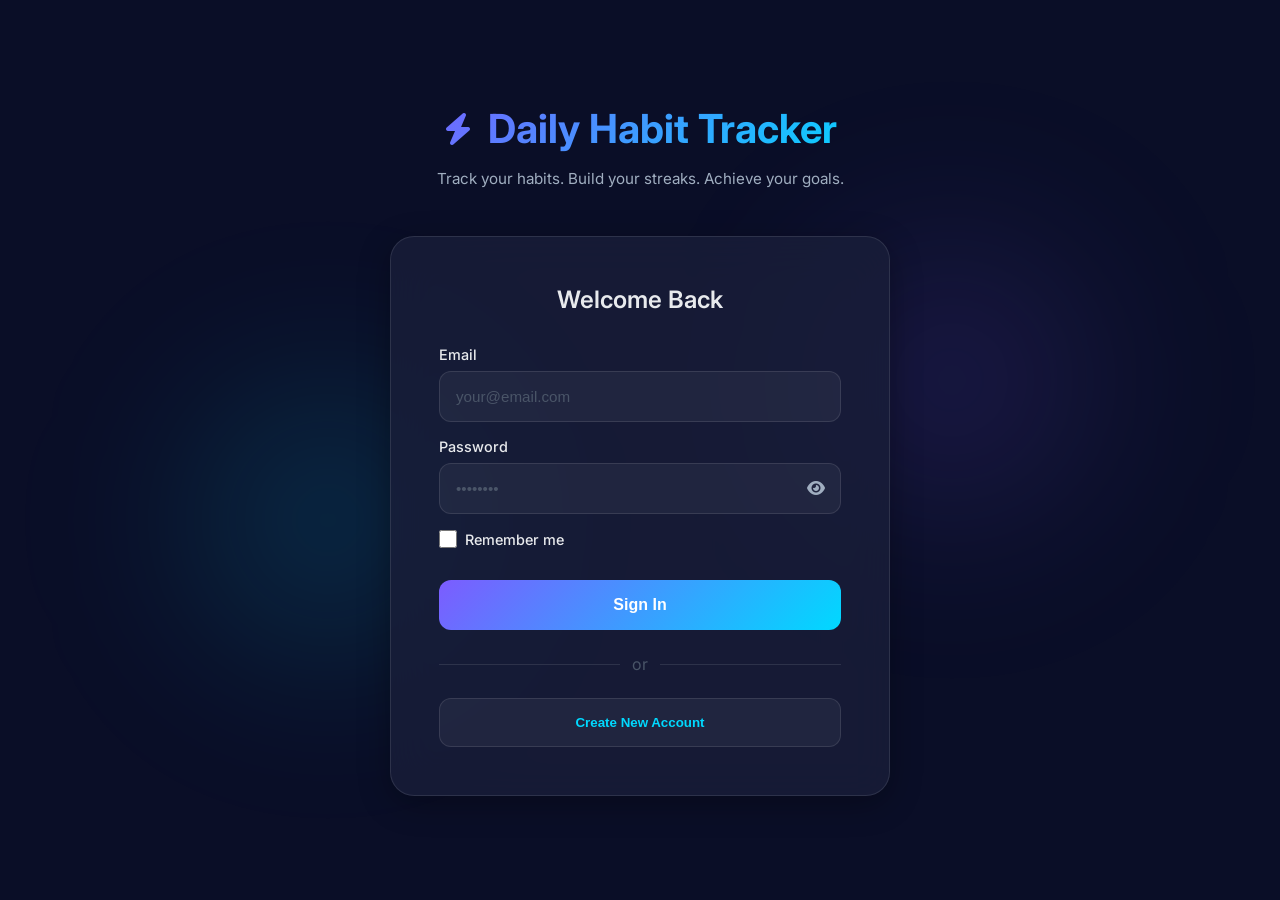
<file: index.html>
<!DOCTYPE html>
<html lang="en">
<head>
    <meta charset="UTF-8">
    <meta name="viewport" content="width=device-width, initial-scale=1.0">
    <meta name="description" content="Daily Habit Tracker Pro - Track your habits, build streaks, and achieve your goals with beautiful gamification">
    <meta name="theme-color" content="#0a0e27">
    <title>Daily Habit Tracker Pro</title>
    <link rel="preconnect" href="https://fonts.googleapis.com">
    <link rel="preconnect" href="https://fonts.gstatic.com" crossorigin>
    <link href="https://fonts.googleapis.com/css2?family=Space+Mono:wght@400;700&family=Inter:wght@300;400;500;600;700&display=swap" rel="stylesheet">
    <link rel="stylesheet" href="https://cdnjs.cloudflare.com/ajax/libs/font-awesome/6.4.0/css/all.min.css">
    <link rel="stylesheet" href="style.css">
</head>
<body>
    <div id="app" class="min-h-screen bg-background text-foreground">
        <!-- Login Section -->
        <div id="loginSection" class="login-section">
            <div class="login-container">
                <div class="login-header">
                    <h1 class="login-title"><i class="fas fa-bolt"></i> Daily Habit Tracker</h1>
                    <p class="login-subtitle">Track your habits. Build your streaks. Achieve your goals.</p>
                </div>

                <div class="login-form-wrapper">
                    <div id="loginForm" class="login-form">
                        <h2 class="form-title">Welcome Back</h2>
                        <form id="loginFormElement" class="form-group-vertical">
                            <div class="form-group">
                                <label for="loginEmail">Email</label>
                                <input type="email" id="loginEmail" placeholder="your@email.com" required>
                            </div>
                            <div class="form-group">
                                <label for="loginPassword">Password</label>
                                <div class="password-input-wrapper">
                                    <input type="password" id="loginPassword" placeholder="••••••••" required>
                                    <button type="button" class="toggle-password" onclick="togglePasswordVisibility('loginPassword')">
                                        <i class="fas fa-eye"></i>
                                    </button>
                                </div>
                            </div>
                            <div class="form-group">
                                <label class="checkbox-label">
                                    <input type="checkbox" id="rememberMe">
                                    <span>Remember me</span>
                                </label>
                            </div>
                            <button type="submit" class="btn-login">Sign In</button>
                        </form>
                        <div class="form-divider">or</div>
                        <button id="signupToggleBtn" class="btn-signup-toggle">Create New Account</button>
                    </div>

                    <div id="signupForm" class="login-form hidden">
                        <h2 class="form-title">Create Account</h2>
                        <form id="signupFormElement" class="form-group-vertical">
                            <div class="form-group">
                                <label for="signupName">Full Name</label>
                                <input type="text" id="signupName" placeholder="John Doe" required>
                            </div>
                            <div class="form-group">
                                <label for="signupEmail">Email</label>
                                <input type="email" id="signupEmail" placeholder="your@email.com" required>
                            </div>
                            <div class="form-group">
                                <label for="signupPassword">Password</label>
                                <div class="password-input-wrapper">
                                    <input type="password" id="signupPassword" placeholder="••••••••" required>
                                    <button type="button" class="toggle-password" onclick="togglePasswordVisibility('signupPassword')">
                                        <i class="fas fa-eye"></i>
                                    </button>
                                </div>
                            </div>
                            <div class="form-group">
                                <label for="signupConfirmPassword">Confirm Password</label>
                                <div class="password-input-wrapper">
                                    <input type="password" id="signupConfirmPassword" placeholder="••••••••" required>
                                    <button type="button" class="toggle-password" onclick="togglePasswordVisibility('signupConfirmPassword')">
                                        <i class="fas fa-eye"></i>
                                    </button>
                                </div>
                            </div>
                            <button type="submit" class="btn-login">Create Account</button>
                        </form>
                        <div class="form-divider">or</div>
                        <button id="loginToggleBtn" class="btn-signup-toggle">Sign In Instead</button>
                    </div>
                </div>
            </div>
        </div>

        <!-- Main App Container -->
        <div class="app-container hidden" id="appContainer">
            <!-- Sidebar Navigation -->
            <header class="mobile-navbar">
    <button class="menu-toggle" onclick="toggleSidebar()">
        <i class="fas fa-bars"></i>
    </button>
    <h1 id="mobilePageTitle" class="mobile-page-title">Dashboard</h1>
</header>

<div class="overlay" onclick="toggleSidebar()"></div>

            <nav class="sidebar">
                <div class="sidebar-header">
                    <h2 class="sidebar-title"><i class="fas fa-bolt"></i> Habit Tracker</h2>
                    <p class="sidebar-subtitle">Pro Edition</p>
                </div>

                <ul class="nav-list">
                    <li>
                        <button class="nav-item active" data-tab="dashboard">
                            <i class="fas fa-th-large"></i>
                            <span>Dashboard</span>
                        </button>
                    </li>
                    <li>
                        <button class="nav-item" data-tab="stats">
                            <i class="fas fa-chart-bar"></i>
                            <span>Statistics</span>
                        </button>
                    </li>
                    <li>
                        <button class="nav-item" data-tab="settings">
                            <i class="fas fa-cog"></i>
                            <span>Settings</span>
                        </button>
                    </li>
                    <li>
                        <button class="nav-item" data-tab="profile">
                            <i class="fas fa-user"></i>
                            <span>Profile</span>
                        </button>
                    </li>
                </ul>

                <!-- Account Section -->
                <div class="account-section">
                    <div class="user-card">
                        <div class="user-avatar" id="userAvatar">U</div>
                        <div class="user-info">
                            <p class="user-name" id="userName">User</p>
                            <p class="user-email" id="userEmail">user@email.com</p>
                        </div>
                    </div>
                    <div class="online-indicator">
                        <span class="online-dot"></span>
                        <span>Online</span>
                    </div>
                    <button id="logoutBtn" class="btn-logout">
                        <i class="fas fa-sign-out-alt"></i> Logout
                    </button>
                </div>
            </nav>

            <!-- Main Content Area -->
            <div class="content-area">
                <!-- Dashboard Tab -->
                <div id="dashboardTab" class="tab-content active">
                    <div class="greeting-section">
                        <h1 id="greetingTitle" class="greeting-title">Good Evening, johnmaraledon823</h1>
                        <p id="dateDisplay" class="greeting-date">Monday, May 25, 2026</p>
                    </div>

                    <div class="tab-header">
                        <div>
                            <h2 class="section-title">Dashboard</h2>
                            <p class="section-subtitle">Track your daily progress</p>
                        </div>
                        <button id="addHabitBtn" class="add-habit-btn-top-right">
                            <i class="fas fa-plus"></i> Add Habit
                        </button>
                    </div>

                    <!-- Quick Stats -->
                    <div class="quick-stats">
                        <div class="stat-card">
                            <p class="stat-label">Today's Progress</p>
                            <p class="stat-value"><span id="completedToday">0</span>/<span id="totalHabits">0</span></p>
                            <div class="progress-bar">
                                <div class="progress-fill" id="progressFill"></div>
                            </div>
                        </div>
                        <div class="stat-card">
                            <p class="stat-label">Total Habits</p>
                            <p class="stat-value" id="totalHabitsCard">0</p>
                            <p class="stat-subtitle">Active habits</p>
                        </div>
                        <div class="stat-card">
                            <p class="stat-label">Longest Streak</p>
                            <div class="streak-display">
                                <i class="fas fa-fire"></i>
                                <p class="stat-value" id="longestStreakCard">0</p>
                            </div>
                        </div>
                    </div>

                    <!-- Empty State -->
                    <div id="emptyState" class="glass-card empty-state">
                        <div class="empty-icon"><i class="fas fa-bolt"></i></div>
                        <h3 class="empty-title">No habits yet</h3>
                        <p class="empty-subtitle">Create your first habit to get started on your journey to success!</p>
                        <button id="createFirstHabitBtn" class="cta-button">
                            <i class="fas fa-plus"></i> Create First Habit
                        </button>
                    </div>

                    <!-- Habits Grid -->
                    <div id="habitsGrid" class="habits-grid hidden"></div>
                </div>

                <!-- Stats Tab -->
                <div id="statsTab" class="tab-content">
                    <div class="tab-header">
                        <div>
                            <h2 class="section-title">Statistics</h2>
                            <p class="section-subtitle">Your progress and achievements</p>
                        </div>
                    </div>

                    <!-- Stats Grid -->
                    <div id="statsGrid" class="stats-grid"></div>

                    <!-- Weekly Chart -->
                    <div id="weeklyChart" class="glass-card weekly-chart"></div>

                    <!-- Badges Section -->
                    <div id="badgesSection" class="glass-card badges-section">
                        <h3 class="card-title"><i class="fas fa-trophy"></i> Badges & Achievements</h3>
                        <div id="badgesList" class="badges-list"></div>
                    </div>
                </div>

                <!-- Settings Tab -->
                <div id="settingsTab" class="tab-content">
                    <div class="tab-header">
                        <div>
                            <h2 class="section-title">Settings</h2>
                            <p class="section-subtitle">Customize your experience</p>
                        </div>
                    </div>

                    <div class="settings-container">
                        <!-- Notifications Card -->
                        <div class="settings-card">
                            <div class="settings-card-header">
                                <div class="settings-card-icon notifications-icon">
                                    <i class="fas fa-bell"></i>
                                </div>
                                <div class="settings-card-content">
                                    <h3 class="settings-card-title">Notifications</h3>
                                    <p class="settings-card-description">Get reminders for your daily habits</p>
                                </div>
                            </div>
                            <button id="notificationBtn" class="settings-card-button">Enable</button>
                        </div>

                        <!-- Appearance Card -->
                        <div class="settings-card">
                            <div class="settings-card-header">
                                <div class="settings-card-icon appearance-icon">
                                    <i class="fas fa-palette"></i>
                                </div>
                                <div class="settings-card-content">
                                    <h3 class="settings-card-title">Appearance</h3>
                                    <p class="settings-card-description">Dark theme (optimized)</p>
                                </div>
                            </div>
                            <div class="theme-indicator active">Active</div>
                        </div>

                        <!-- Data Export Card -->
                        <div class="settings-card">
                            <div class="settings-card-header">
                                <div class="settings-card-icon export-icon">
                                    <i class="fas fa-download"></i>
                                </div>
                                <div class="settings-card-content">
                                    <h3 class="settings-card-title">Export Data</h3>
                                    <p class="settings-card-description">Download your habits as JSON</p>
                                </div>
                            </div>
                            <button id="exportBtn" class="settings-card-button">Export</button>
                        </div>

                        <!-- Clear Data Card -->
                        <div class="settings-card danger-card">
                            <div class="settings-card-header">
                                <div class="settings-card-icon clear-icon">
                                    <i class="fas fa-trash"></i>
                                </div>
                                <div class="settings-card-content">
                                    <h3 class="settings-card-title">Clear All Habits</h3>
                                    <p class="settings-card-description">Remove all habits (cannot be undone)</p>
                                </div>
                            </div>
                            <button id="clearBtn" class="settings-card-button danger-button">Clear</button>
                        </div>

                        <!-- Reset App Card -->
                        <div class="settings-card danger-card">
                            <div class="settings-card-header">
                                <div class="settings-card-icon reset-icon">
                                    <i class="fas fa-redo"></i>
                                </div>
                                <div class="settings-card-content">
                                    <h3 class="settings-card-title">Reset App</h3>
                                    <p class="settings-card-description">Logout and reset everything</p>
                                </div>
                            </div>
                            <button id="resetBtn" class="settings-card-button danger-button">Reset</button>
                        </div>

                        <!-- About Section -->
                        <div class="settings-about">
                            <div class="about-header">
                                <i class="fas fa-info-circle"></i>
                                <h3>About</h3>
                            </div>
                            <div class="about-content">
                                <p class="about-title">Daily Habit Tracker Pro</p>
                                <p class="about-version">Version 2.0</p>
                                <p class="about-description">Built with passion for habit builders. Track your daily progress, build streaks, and achieve your goals. <br>Front End Developer: <a href="https://www.facebook.com/john.mar.aledon.2024/">John Mar Aledon</a><br>Back End Developer:<a href="https://www.facebook.com/kentivan.lubas"> Kent Ivan Lubas</a></p>
                            </div>
                        </div>
                    </div>
                </div>

                <!-- Profile Tab -->
                <div id="profileTab" class="tab-content">
                    <div class="tab-header">
                        <div>
                            <h2 class="section-title">Profile</h2>
                            <p class="section-subtitle">Your statistics and achievements</p>
                        </div>
                    </div>

                    <div id="profileContent" class="glass-card profile-card"></div>
                </div>
            </div>
        </div>
    </div>

    <!-- Add/Edit Habit Modal -->
    <div id="habitModal" class="modal hidden">
        <div class="modal-overlay"></div>
        <div class="modal-content">
            <div class="modal-header">
                <h2 id="modalTitle">Add New Habit</h2>
                <button id="closeModalBtn" class="close-btn"><i class="fas fa-times"></i></button>
            </div>
            <form id="habitForm" class="modal-form">
                <div class="form-group">
                    <label for="habitName">Habit Name</label>
                    <input type="text" id="habitName" placeholder="e.g., Morning Meditation" required>
                </div>

                <div class="form-group">
                    <label for="habitDescription">Description</label>
                    <input type="text" id="habitDescription" placeholder="e.g., 10 minutes of mindfulness">
                </div>

                <div class="form-group">
                    <label for="habitColor">Color</label>
                    <div class="color-picker">
                        <input type="color" id="habitColor" value="#7c5cff">
                        <span id="colorPreview" class="color-preview"></span>
                    </div>
                </div>

                <div class="form-group">
                    <label for="habitFrequency">Frequency</label>
                    <select id="habitFrequency">
                        <option value="daily">Daily</option>
                        <option value="weekly">Weekly</option>
                    </select>
                </div>

                <!-- Reminder Section -->
                <div class="form-group reminder-section">
                    <label class="checkbox-label">
                        <input type="checkbox" id="reminderToggle">
                        <span><i class="fas fa-clock"></i> Enable Reminder</span>
                    </label>
                </div>

                <div id="reminderTimeGroup" class="form-group hidden">
                    <label for="reminderTime">Reminder Time</label>
                    <input type="time" id="reminderTime" value="08:00">
                </div>

                <div class="form-actions">
                    <button type="button" id="cancelBtn" class="btn-secondary">Cancel</button>
                    <button type="submit" class="btn-primary">Create Habit</button>
                </div>
            </form>
        </div>
    </div>

    <!-- Logout Confirmation Modal -->
    <div id="logoutModal" class="modal hidden">
        <div class="modal-overlay"></div>
        <div class="modal-content modal-small">
            <h3>Confirm Logout</h3>
            <p>Are you sure you want to logout? Your habits will be saved.</p>
            <div class="modal-actions">
                <button id="cancelLogoutBtn" class="btn-secondary">Cancel</button>
                <button id="confirmLogoutBtn" class="btn-danger">Logout</button>
            </div>
        </div>
    </div>

    <!-- Toast Notifications -->
    <div id="toastContainer" class="toast-container"></div>

    <script src="script.js"></script>
</body>
</html>
</file>
<file: style.css>
/* ============================================
   DAILY HABIT TRACKER PRO - STYLESHEET
   Dark Futuristic Glassmorphism Theme
   ============================================ */

* {
    margin: 0;
    padding: 0;
    box-sizing: border-box;
}

:root {
    /* Colors */
    --bg-primary: #0a0e27;
    --bg-secondary: #1a1f3a;
    --bg-tertiary: #2d1b4e;
    --text-primary: #e8eaed;
    --text-secondary: #a0aec0;
    --text-muted: #4a5568;
    --accent-purple: #7c5cff;
    --accent-cyan: #00d9ff;
    --accent-red: #ff6b6b;
    --accent-gold: #ffd700;
    --border-color: rgba(255, 255, 255, 0.1);
    --glass-bg: rgba(26, 31, 58, 0.6);
    --glass-border: rgba(255, 255, 255, 0.1);
    
    /* Spacing */
    --spacing-xs: 0.25rem;
    --spacing-sm: 0.5rem;
    --spacing-md: 1rem;
    --spacing-lg: 1.5rem;
    --spacing-xl: 2rem;
    --spacing-2xl: 3rem;
    
    /* Border Radius */
    --radius-sm: 0.5rem;
    --radius-md: 0.75rem;
    --radius-lg: 1rem;
    --radius-xl: 1.5rem;
    
    /* Transitions */
    --transition-fast: 0.15s ease-out;
    --transition-normal: 0.3s ease-out;
    --transition-slow: 0.5s ease-out;
}

html, body {
    width: 100%;
    height: 100%;
    font-family: 'Inter', -apple-system, BlinkMacSystemFont, 'Segoe UI', sans-serif;
    background: linear-gradient(135deg, #0a0e27 0%, #1a0f3a 50%, #0a0e27 100%);
    color: var(--text-primary);
    overflow-x: hidden;
}

/* ============================================
   ANIMATIONS
   ============================================ */

@keyframes fadeIn {
    from { opacity: 0; }
    to { opacity: 1; }
}

@keyframes slideUp {
    from {
        opacity: 0;
        transform: translateY(20px);
    }
    to {
        opacity: 1;
        transform: translateY(0);
    }
}

@keyframes slideDown {
    from {
        opacity: 0;
        transform: translateY(-20px);
    }
    to {
        opacity: 1;
        transform: translateY(0);
    }
}

@keyframes scaleIn {
    from {
        opacity: 0;
        transform: scale(0.95);
    }
    to {
        opacity: 1;
        transform: scale(1);
    }
}

@keyframes glowPulse {
    0%, 100% {
        box-shadow: 0 0 20px rgba(124, 92, 255, 0.5);
    }
    50% {
        box-shadow: 0 0 40px rgba(124, 92, 255, 0.8);
    }
}

@keyframes shimmer {
    0% { background-position: -1000px 0; }
    100% { background-position: 1000px 0; }
}

@keyframes spin {
    from { transform: rotate(0deg); }
    to { transform: rotate(360deg); }
}

@keyframes bounce {
    0%, 100% { transform: translateY(0); }
    50% { transform: translateY(-10px); }
}

@keyframes slideInLeft {
    from {
        opacity: 0;
        transform: translateX(-100%);
    }
    to {
        opacity: 1;
        transform: translateX(0);
    }
}

/* ============================================
   UTILITIES
   ============================================ */

.hidden {
    display: none !important;
}

.min-h-screen {
    min-height: 100vh;
}

.bg-background {
    background: var(--bg-primary);
}

.text-foreground {
    color: var(--text-primary);
}

/* ============================================
   LOGIN SECTION
   ============================================ */

.login-section {
    min-height: 100vh;
    display: flex;
    align-items: center;
    justify-content: center;
    padding: var(--spacing-md);
    position: relative;
    overflow: hidden;
    animation: fadeIn 0.5s ease-out;
}

.login-section::before {
    content: '';
    position: absolute;
    top: 20%;
    right: 10%;
    width: 400px;
    height: 400px;
    background: radial-gradient(circle, rgba(124, 92, 255, 0.2) 0%, transparent 70%);
    border-radius: 50%;
    filter: blur(80px);
    animation: float 6s ease-in-out infinite;
}

.login-section::after {
    content: '';
    position: absolute;
    bottom: 20%;
    left: 10%;
    width: 400px;
    height: 400px;
    background: radial-gradient(circle, rgba(0, 217, 255, 0.2) 0%, transparent 70%);
    border-radius: 50%;
    filter: blur(80px);
    animation: float 8s ease-in-out infinite reverse;
}

@keyframes float {
    0%, 100% { transform: translateY(0px); }
    50% { transform: translateY(30px); }
}

.login-container {
    position: relative;
    z-index: 1;
    width: 100%;
    max-width: 500px;
    animation: slideUp 0.5s ease-out;
}

.login-header {
    text-align: center;
    margin-bottom: var(--spacing-2xl);
}

.login-title {
    font-size: 2.5rem;
    font-weight: 700;
    background: linear-gradient(135deg, var(--accent-purple), var(--accent-cyan));
    -webkit-background-clip: text;
    -webkit-text-fill-color: transparent;
    background-clip: text;
    margin-bottom: var(--spacing-md);
    display: flex;
    align-items: center;
    justify-content: center;
    gap: var(--spacing-md);
}

.login-title i {
    font-size: 2rem;
    color: var(--accent-cyan);
}

.login-subtitle {
    color: var(--text-secondary);
    font-size: 0.95rem;
}

.login-form-wrapper {
    backdrop-filter: blur(20px);
    background: rgba(26, 31, 58, 0.8);
    border: 1px solid var(--glass-border);
    border-radius: var(--radius-xl);
    padding: var(--spacing-2xl);
    box-shadow: 0 8px 32px rgba(0, 0, 0, 0.3);
}

.login-form {
    animation: slideUp 0.5s ease-out;
}

.form-title {
    font-size: 1.5rem;
    font-weight: 600;
    margin-bottom: var(--spacing-xl);
    text-align: center;
}

.form-group-vertical {
    display: flex;
    flex-direction: column;
    gap: var(--spacing-md);
}

.form-group {
    display: flex;
    flex-direction: column;
    gap: var(--spacing-sm);
}

.form-group label {
    font-size: 0.9rem;
    font-weight: 500;
    color: var(--text-primary);
}

.form-group input,
.form-group select {
    padding: var(--spacing-md);
    background: rgba(255, 255, 255, 0.05);
    border: 1px solid var(--glass-border);
    border-radius: var(--radius-md);
    color: var(--text-primary);
    font-size: 0.95rem;
    transition: all var(--transition-normal);
}

.form-group input::placeholder {
    color: var(--text-muted);
}

.form-group input:focus,
.form-group select:focus {
    outline: none;
    border-color: var(--accent-purple);
    box-shadow: 0 0 20px rgba(124, 92, 255, 0.3);
    background: rgba(255, 255, 255, 0.08);
}

.password-input-wrapper {
    position: relative;
    display: flex;
    align-items: center;
}

.password-input-wrapper input {
    width: 100%;
}

.toggle-password {
    position: absolute;
    right: var(--spacing-md);
    background: none;
    border: none;
    color: var(--text-secondary);
    cursor: pointer;
    transition: color var(--transition-fast);
    font-size: 1rem;
}

.toggle-password:hover {
    color: var(--accent-cyan);
}

.checkbox-label {
    display: flex;
    align-items: center;
    gap: var(--spacing-sm);
    cursor: pointer;
    color: var(--text-secondary);
    font-size: 0.9rem;
}

.checkbox-label input {
    width: 18px;
    height: 18px;
    cursor: pointer;
}

.btn-login {
    width: 100%;
    padding: var(--spacing-md);
    background: linear-gradient(135deg, var(--accent-purple), var(--accent-cyan));
    color: white;
    border: none;
    border-radius: var(--radius-md);
    font-weight: 600;
    font-size: 1rem;
    cursor: pointer;
    transition: all var(--transition-normal);
    margin-top: var(--spacing-md);
}

.btn-login:hover {
    box-shadow: 0 0 30px rgba(124, 92, 255, 0.5);
    transform: translateY(-2px);
}

.btn-login:active {
    transform: translateY(0);
}

.form-divider {
    text-align: center;
    color: var(--text-muted);
    margin: var(--spacing-lg) 0;
    position: relative;
}

.form-divider::before,
.form-divider::after {
    content: '';
    position: absolute;
    top: 50%;
    width: calc(50% - 20px);
    height: 1px;
    background: var(--border-color);
}

.form-divider::before {
    left: 0;
}

.form-divider::after {
    right: 0;
}

.btn-signup-toggle {
    width: 100%;
    padding: var(--spacing-md);
    background: rgba(255, 255, 255, 0.05);
    border: 1px solid var(--glass-border);
    color: var(--accent-cyan);
    border-radius: var(--radius-md);
    font-weight: 600;
    cursor: pointer;
    transition: all var(--transition-normal);
}

.btn-signup-toggle:hover {
    background: rgba(255, 255, 255, 0.1);
    border-color: var(--accent-purple);
}

/* ============================================
   APP CONTAINER
   ============================================ */

.app-container {
    display: flex;
    height: 100vh;
    animation: fadeIn 0.5s ease-out;
}

.app-container.hidden {
    display: none;
}

.menu-toggle {
    display: none;
    position: fixed;
    top: var(--spacing-md);
    left: var(--spacing-md);
    z-index: 1000;
    background: rgba(124, 92, 255, 0.2);
    border: 1px solid rgba(124, 92, 255, 0.4);
    color: var(--accent-cyan);
    width: 45px;
    height: 45px;
    border-radius: var(--radius-md);
    cursor: pointer;
    font-size: 1.2rem;
    transition: all var(--transition-normal);
}

.menu-toggle:hover {
    background: rgba(124, 92, 255, 0.3);
    border-color: rgba(124, 92, 255, 0.6);
}

.overlay {
    display: none;
    position: fixed;
    inset: 0;
    background: rgba(0, 0, 0, 0.5);
    z-index: 40;
}

/* ============================================
   SIDEBAR
   ============================================ */

.sidebar {
    width: 280px;
    background: linear-gradient(180deg, var(--bg-secondary) 0%, #0f1425 100%);
    border-right: 1px solid var(--border-color);
    display: flex;
    flex-direction: column;
    padding: var(--spacing-lg);
    gap: var(--spacing-lg);
    overflow-y: auto;
}

.sidebar-header {
    margin-bottom: var(--spacing-md);
}

.sidebar-title {
    font-size: 1.3rem;
    font-weight: 700;
    background: linear-gradient(135deg, var(--accent-purple), var(--accent-cyan));
    -webkit-background-clip: text;
    -webkit-text-fill-color: transparent;
    background-clip: text;
    display: flex;
    align-items: center;
    gap: var(--spacing-sm);
}

.sidebar-title i {
    font-size: 1.2rem;
    color: var(--accent-cyan);
}

.sidebar-subtitle {
    font-size: 0.75rem;
    color: var(--text-muted);
    margin-top: var(--spacing-xs);
}

.nav-list {
    list-style: none;
    flex: 1;
    display: flex;
    flex-direction: column;
    gap: var(--spacing-sm);
}

.nav-item {
    display: flex;
    align-items: center;
    gap: var(--spacing-md);
    width: 100%;
    padding: var(--spacing-md);
    background: transparent;
    border: none;
    color: var(--text-secondary);
    border-radius: var(--radius-md);
    cursor: pointer;
    transition: all var(--transition-normal);
    font-size: 0.95rem;
    font-weight: 500;
}

.nav-item:hover {
    background: rgba(124, 92, 255, 0.1);
    color: var(--accent-cyan);
}

.nav-item.active {
    background: linear-gradient(135deg, var(--accent-purple), var(--accent-cyan));
    color: white;
    box-shadow: 0 0 20px rgba(124, 92, 255, 0.4);
}

.nav-item i {
    font-size: 1.1rem;
    width: 20px;
    text-align: center;
}

/* Account Section */
.account-section {
    padding-top: var(--spacing-lg);
    border-top: 1px solid var(--border-color);
    display: flex;
    flex-direction: column;
    gap: var(--spacing-md);
}

.user-card {
    backdrop-filter: blur(10px);
    background: rgba(124, 92, 255, 0.1);
    border: 1px solid rgba(124, 92, 255, 0.3);
    border-radius: var(--radius-md);
    padding: var(--spacing-md);
    display: flex;
    align-items: center;
    gap: var(--spacing-md);
}

.user-avatar {
    width: 40px;
    height: 40px;
    border-radius: 50%;
    background: linear-gradient(135deg, var(--accent-purple), var(--accent-cyan));
    display: flex;
    align-items: center;
    justify-content: center;
    color: white;
    font-weight: 700;
    font-size: 1rem;
    flex-shrink: 0;
}

.user-info {
    flex: 1;
    min-width: 0;
}

.user-name {
    font-size: 0.9rem;
    font-weight: 600;
    color: var(--text-primary);
    white-space: nowrap;
    overflow: hidden;
    text-overflow: ellipsis;
}

.user-email {
    font-size: 0.75rem;
    color: var(--text-muted);
    white-space: nowrap;
    overflow: hidden;
    text-overflow: ellipsis;
}

.online-indicator {
    display: flex;
    align-items: center;
    gap: var(--spacing-sm);
    font-size: 0.8rem;
    color: var(--text-secondary);
}

.online-dot {
    width: 8px;
    height: 8px;
    border-radius: 50%;
    background: var(--accent-cyan);
    animation: pulse 2s ease-in-out infinite;
}

@keyframes pulse {
    0%, 100% { opacity: 1; }
    50% { opacity: 0.5; }
}

.btn-logout {
    display: flex;
    align-items: center;
    justify-content: center;
    gap: var(--spacing-sm);
    width: 100%;
    padding: var(--spacing-md);
    background: rgba(255, 107, 107, 0.1);
    border: 1px solid rgba(255, 107, 107, 0.3);
    color: var(--accent-red);
    border-radius: var(--radius-md);
    cursor: pointer;
    transition: all var(--transition-normal);
    font-weight: 600;
    font-size: 0.9rem;
}

.btn-logout:hover {
    background: rgba(255, 107, 107, 0.2);
    border-color: var(--accent-red);
}

/* ============================================
   CONTENT AREA
   ============================================ */

.content-area {
    flex: 1;
    display: flex;
    flex-direction: column;
    overflow: hidden;
    background: var(--bg-primary);
}

.tab-content {
    display: none;
    flex: 1;
    overflow-y: auto;
    padding: var(--spacing-xl);
    animation: slideUp 0.4s ease-out;
}

.tab-content.active {
    display: flex;
    flex-direction: column;
}

.greeting-section {
    margin-bottom: var(--spacing-xl);
    padding: var(--spacing-lg);
    background: linear-gradient(135deg, rgba(124, 92, 255, 0.1), rgba(0, 217, 255, 0.05));
    border: 1px solid rgba(124, 92, 255, 0.2);
    border-radius: var(--radius-lg);
}

.greeting-title {
    font-size: 1.8rem;
    font-weight: 700;
    color: var(--text-primary);
    margin-bottom: var(--spacing-sm);
    line-height: 1.2;
}

.greeting-date {
    font-size: 0.95rem;
    color: var(--text-secondary);
}

.tab-header {
    display: flex;
    justify-content: space-between;
    align-items: flex-start;
    margin-bottom: var(--spacing-xl);
    gap: var(--spacing-lg);
}

.section-title {
    font-size: 2rem;
    font-weight: 700;
    color: var(--text-primary);
}

.section-subtitle {
    font-size: 0.95rem;
    color: var(--text-secondary);
    margin-top: var(--spacing-sm);
}

.add-habit-btn-top-right {
    display: flex;
    align-items: center;
    gap: var(--spacing-sm);
    padding: var(--spacing-md) var(--spacing-lg);
    background: linear-gradient(135deg, var(--accent-purple), var(--accent-cyan));
    color: white;
    border: none;
    border-radius: 50px;
    cursor: pointer;
    font-weight: 600;
    transition: all var(--transition-normal);
    white-space: nowrap;
}

.add-habit-btn-top-right:hover {
    box-shadow: 0 0 30px rgba(124, 92, 255, 0.5);
    transform: translateY(-2px);
}

/* ============================================
   QUICK STATS
   ============================================ */

.quick-stats {
    display: grid;
    grid-template-columns: repeat(auto-fit, minmax(250px, 1fr));
    gap: var(--spacing-lg);
    margin-bottom: var(--spacing-xl);
}

.stat-card {
    backdrop-filter: blur(10px);
    background: rgba(124, 92, 255, 0.1);
    border: 1px solid rgba(124, 92, 255, 0.3);
    border-radius: var(--radius-lg);
    padding: var(--spacing-lg);
    transition: all var(--transition-normal);
}

.stat-card:hover {
    border-color: rgba(124, 92, 255, 0.5);
    box-shadow: 0 0 20px rgba(124, 92, 255, 0.2);
}

.stat-label {
    font-size: 0.85rem;
    color: var(--text-secondary);
    margin-bottom: var(--spacing-sm);
}

.stat-value {
    font-size: 2rem;
    font-weight: 700;
    color: var(--accent-cyan);
    margin-bottom: var(--spacing-md);
}

.stat-subtitle {
    font-size: 0.8rem;
    color: var(--text-muted);
}

.progress-bar {
    width: 100%;
    height: 6px;
    background: rgba(255, 255, 255, 0.05);
    border-radius: 3px;
    overflow: hidden;
}

.progress-fill {
    height: 100%;
    background: linear-gradient(90deg, var(--accent-purple), var(--accent-cyan));
    border-radius: 3px;
    transition: width 0.5s ease-out;
}

.streak-display {
    display: flex;
    align-items: center;
    gap: var(--spacing-md);
}

.streak-display i {
    font-size: 1.5rem;
    color: var(--accent-red);
}

/* ============================================
   HABITS GRID
   ============================================ */

.habits-grid {
    display: grid;
    grid-template-columns: repeat(auto-fill, minmax(300px, 1fr));
    gap: var(--spacing-lg);
    margin-top: var(--spacing-lg);
}

.habit-card {
    backdrop-filter: blur(10px);
    background: rgba(26, 31, 58, 0.6);
    border: 2px solid var(--glass-border);
    border-radius: var(--radius-lg);
    padding: var(--spacing-lg);
    transition: all var(--transition-normal);
    position: relative;
    animation: slideUp 0.4s ease-out;
    display: flex;
    flex-direction: column;
    min-height: 280px;
}

.habit-card:hover {
    border-color: rgba(124, 92, 255, 0.5);
    box-shadow: 0 0 20px rgba(124, 92, 255, 0.2);
}

.habit-card.completed {
    background: rgba(124, 92, 255, 0.15);
}

.habit-header {
    display: flex;
    justify-content: space-between;
    align-items: flex-start;
    margin-bottom: var(--spacing-md);
}

.habit-title {
    font-size: 1.1rem;
    font-weight: 600;
    color: var(--text-primary);
}

.habit-description {
    font-size: 0.85rem;
    color: var(--text-secondary);
    margin-top: var(--spacing-xs);
}

.habit-delete-btn {
    background: none;
    border: none;
    color: var(--text-secondary);
    cursor: pointer;
    font-size: 1rem;
    transition: color var(--transition-fast);
    opacity: 0;
}

.habit-card:hover .habit-delete-btn {
    opacity: 1;
}

.habit-delete-btn:hover {
    color: var(--accent-red);
}

.habit-streak {
    display: flex;
    align-items: center;
    gap: var(--spacing-sm);
    margin: var(--spacing-md) 0;
    padding: var(--spacing-md);
    background: rgba(124, 92, 255, 0.2);
    border-radius: var(--radius-md);
    font-size: 0.95rem;
}

.habit-streak i {
    color: var(--accent-red);
    font-size: 1.2rem;
}

.habit-streak-count {
    font-weight: 700;
    color: var(--text-primary);
}

.habit-progress {
    margin: var(--spacing-md) 0;
    flex: 1;
}

.habit-progress-label {
    display: flex;
    justify-content: space-between;
    font-size: 0.8rem;
    color: var(--text-secondary);
    margin-bottom: var(--spacing-sm);
}

.habit-progress-bar {
    width: 100%;
    height: 4px;
    background: rgba(255, 255, 255, 0.05);
    border-radius: 2px;
    overflow: hidden;
}

.habit-progress-fill {
    height: 100%;
    background: linear-gradient(90deg, var(--accent-purple), var(--accent-cyan));
    transition: width 0.5s ease-out;
}

.habit-reminder {
    display: none;
    align-items: center;
    gap: var(--spacing-sm);
    font-size: 0.8rem;
    color: var(--accent-cyan);
    margin: var(--spacing-md) 0;
}

.habit-reminder i {
    font-size: 0.9rem;
}

.habit-toggle-btn {
    width: 100%;
    padding: var(--spacing-md);
    background: rgba(255, 255, 255, 0.05);
    border: 1px solid var(--glass-border);
    color: var(--text-secondary);
    border-radius: var(--radius-md);
    cursor: pointer;
    transition: all var(--transition-normal);
    display: flex;
    align-items: center;
    justify-content: center;
    gap: var(--spacing-sm);
    font-weight: 600;
    margin-top: auto;
}

.habit-toggle-btn:hover {
    background: rgba(124, 92, 255, 0.1);
    border-color: rgba(124, 92, 255, 0.3);
}

.habit-toggle-btn.completed {
    background: linear-gradient(135deg, var(--accent-purple), var(--accent-cyan));
    color: white;
    border: none;
    box-shadow: 0 0 15px rgba(124, 92, 255, 0.4);
}

.habit-checkbox {
    width: 20px;
    height: 20px;
    border: 2px solid currentColor;
    border-radius: 4px;
    display: flex;
    align-items: center;
    justify-content: center;
}

.habit-checkbox.checked {
    background: white;
    color: var(--accent-purple);
}

/* ============================================
   EMPTY STATE
   ============================================ */

.empty-state {
    text-align: center;
    padding: var(--spacing-2xl);
    margin-top: var(--spacing-xl);
}

.empty-icon {
    font-size: 3rem;
    color: var(--accent-cyan);
    margin-bottom: var(--spacing-lg);
}

.empty-title {
    font-size: 1.5rem;
    font-weight: 600;
    color: var(--text-primary);
    margin-bottom: var(--spacing-md);
}

.empty-subtitle {
    color: var(--text-secondary);
    margin-bottom: var(--spacing-lg);
}

.cta-button {
    display: inline-flex;
    align-items: center;
    gap: var(--spacing-sm);
    padding: var(--spacing-md) var(--spacing-lg);
    background: linear-gradient(135deg, var(--accent-purple), var(--accent-cyan));
    color: white;
    border: none;
    border-radius: var(--radius-md);
    cursor: pointer;
    font-weight: 600;
    transition: all var(--transition-normal);
}

.cta-button:hover {
    box-shadow: 0 0 30px rgba(124, 92, 255, 0.5);
    transform: translateY(-2px);
}

/* ============================================
   GLASS CARD
   ============================================ */

.glass-card {
    backdrop-filter: blur(10px);
    background: var(--glass-bg);
    border: 1px solid var(--glass-border);
    border-radius: var(--radius-lg);
    padding: var(--spacing-lg);
    transition: all var(--transition-normal);
}

.glass-card:hover {
    border-color: rgba(124, 92, 255, 0.3);
}

.card-title {
    font-size: 1.2rem;
    font-weight: 600;
    color: var(--text-primary);
    margin-bottom: var(--spacing-lg);
    display: flex;
    align-items: center;
    gap: var(--spacing-md);
}

.card-title i {
    color: var(--accent-cyan);
}

/* ============================================
   STATS GRID
   ============================================ */

.stats-grid {
    display: grid;
    grid-template-columns: repeat(auto-fit, minmax(200px, 1fr));
    gap: var(--spacing-lg);
    margin-bottom: var(--spacing-xl);
}

.stats-grid .glass-card {
    text-align: center;
}

.stats-grid .stat-value {
    font-size: 2.5rem;
}

/* ============================================
   WEEKLY CHART
   ============================================ */

.weekly-chart {
    margin-bottom: var(--spacing-xl);
}

.chart-container {
    display: flex;
    justify-content: space-around;
    align-items: flex-end;
    height: 200px;
    margin-top: var(--spacing-lg);
}

.chart-bar {
    display: flex;
    flex-direction: column;
    align-items: center;
    gap: var(--spacing-sm);
}

.chart-bar-fill {
    width: 40px;
    background: linear-gradient(180deg, var(--accent-purple), var(--accent-cyan));
    border-radius: var(--radius-sm) var(--radius-sm) 0 0;
    transition: all var(--transition-normal);
    min-height: 10px;
}

.chart-bar-fill:hover {
    box-shadow: 0 0 15px rgba(124, 92, 255, 0.5);
}

.chart-bar-label {
    font-size: 0.8rem;
    color: var(--text-secondary);
}

/* ============================================
   BADGES SECTION
   ============================================ */

.badges-section {
    margin-bottom: var(--spacing-xl);
}

/* Container layout */
.badges-list {
    display: grid;
    grid-template-columns: repeat(auto-fill, minmax(220px, 1fr));
    gap: 1.25rem;
    padding-top: 1rem;
    width: 100%;
}

/* Base Badge Card Style */
.badge-card {
    display: flex;
    align-items: center;
    gap: 1rem;
    padding: 1rem;
    border-radius: 12px;
    background: rgba(255, 255, 255, 0.03);
    border: 1px solid rgba(255, 255, 255, 0.05);
    transition: all 0.3s cubic-bezier(0.4, 0, 0.2, 1);
}

/* Unlocked State: Vibrant Glow */
.badge-card.unlocked {
    background: rgba(0, 229, 255, 0.04);
    border-color: rgba(0, 229, 255, 0.2);
    box-shadow: 0 4px 20px rgba(0, 0, 0, 0.2);
}

.badge-card.unlocked:hover {
    transform: translateY(-3px);
    border-color: rgba(0, 229, 255, 0.4);
    box-shadow: 0 8px 25px rgba(0, 229, 255, 0.15);
}

.badge-card.unlocked .badge-icon-wrapper {
    background: linear-gradient(135deg, #00f2fe 0%, #4facfe 100%);
    color: #ffffff;
    box-shadow: 0 0 12px rgba(0, 242, 254, 0.4);
}

/* Locked State: Subtle & Faded */
.badge-card.locked {
    opacity: 0.4;
    filter: grayscale(100%);
}

.badge-card.locked .badge-icon-wrapper {
    background: rgba(255, 255, 255, 0.08);
    color: rgba(255, 255, 255, 0.4);
}

/* Icon & Typography details */
.badge-icon-wrapper {
    display: flex;
    align-items: center;
    justify-content: center;
    width: 45px;
    height: 45px;
    border-radius: 10px;
    font-size: 1.25rem;
}

.badge-info {
    display: flex;
    flex-direction: column;
    gap: 0.2rem;
}

.badge-name {
    color: #ffffff;
    font-weight: 600;
    font-size: 0.95rem;
    letter-spacing: 0.3px;
}

.badge-desc {
    color: #8a99ad;
    font-size: 0.75rem;
}

/* ============================================
   SETTINGS PANEL
   ============================================ */

.settings-container {
    display: flex;
    flex-direction: column;
    gap: var(--spacing-lg);
    max-width: 700px;
}

.settings-card {
    backdrop-filter: blur(10px);
    background: rgba(26, 31, 58, 0.6);
    border: 1px solid rgba(124, 92, 255, 0.2);
    border-radius: var(--radius-lg);
    padding: var(--spacing-lg);
    display: flex;
    justify-content: space-between;
    align-items: center;
    transition: all var(--transition-normal);
}

.settings-card:hover {
    border-color: rgba(124, 92, 255, 0.4);
    background: rgba(26, 31, 58, 0.8);
    box-shadow: 0 0 20px rgba(124, 92, 255, 0.15);
}

.settings-card.danger-card {
    border-color: rgba(255, 107, 107, 0.2);
}

.settings-card.danger-card:hover {
    border-color: rgba(255, 107, 107, 0.4);
    box-shadow: 0 0 20px rgba(255, 107, 107, 0.15);
}

.settings-card-header {
    display: flex;
    align-items: center;
    gap: var(--spacing-lg);
    flex: 1;
}

.settings-card-icon {
    width: 50px;
    height: 50px;
    border-radius: var(--radius-lg);
    display: flex;
    align-items: center;
    justify-content: center;
    font-size: 1.5rem;
    flex-shrink: 0;
}

.notifications-icon {
    background: rgba(0, 217, 255, 0.2);
    color: var(--accent-cyan);
}

.appearance-icon {
    background: rgba(124, 92, 255, 0.2);
    color: var(--accent-purple);
}

.export-icon {
    background: rgba(124, 92, 255, 0.2);
    color: var(--accent-purple);
}

.clear-icon {
    background: rgba(255, 107, 107, 0.2);
    color: var(--accent-red);
}

.reset-icon {
    background: rgba(255, 107, 107, 0.2);
    color: var(--accent-red);
}

.settings-card-content {
    flex: 1;
}

.settings-card-title {
    font-size: 1rem;
    font-weight: 600;
    color: var(--text-primary);
    margin-bottom: var(--spacing-xs);
}

.settings-card-description {
    font-size: 0.85rem;
    color: var(--text-secondary);
}

.settings-card-button {
    padding: var(--spacing-sm) var(--spacing-lg);
    background: linear-gradient(135deg, var(--accent-purple), var(--accent-cyan));
    color: white;
    border: none;
    border-radius: var(--radius-md);
    cursor: pointer;
    font-weight: 600;
    font-size: 0.9rem;
    transition: all var(--transition-normal);
    white-space: nowrap;
    margin-left: var(--spacing-lg);
}

.settings-card-button:hover {
    box-shadow: 0 0 20px rgba(124, 92, 255, 0.4);
    transform: translateY(-2px);
}

.settings-card-button.danger-button {
    background: var(--accent-red);
}

.settings-card-button.danger-button:hover {
    background: #ff5252;
    box-shadow: 0 0 20px rgba(255, 107, 107, 0.4);
}

.theme-indicator {
    padding: var(--spacing-sm) var(--spacing-md);
    background: rgba(0, 217, 255, 0.2);
    color: var(--accent-cyan);
    border-radius: var(--radius-md);
    font-size: 0.85rem;
    font-weight: 600;
    margin-left: var(--spacing-lg);
}

.theme-indicator.active {
    background: rgba(0, 217, 255, 0.3);
    border: 1px solid rgba(0, 217, 255, 0.5);
}

.settings-about {
    backdrop-filter: blur(10px);
    background: linear-gradient(135deg, rgba(124, 92, 255, 0.1), rgba(0, 217, 255, 0.1));
    border: 1px solid rgba(124, 92, 255, 0.2);
    border-radius: var(--radius-lg);
    padding: var(--spacing-xl);
    margin-top: var(--spacing-lg);
}

.about-header {
    display: flex;
    align-items: center;
    gap: var(--spacing-md);
    margin-bottom: var(--spacing-lg);
    font-size: 1.1rem;
    font-weight: 600;
    color: var(--text-primary);
}

.about-header i {
    color: var(--accent-cyan);
    font-size: 1.3rem;
}

.about-content {
    display: flex;
    flex-direction: column;
    gap: var(--spacing-md);
}

.about-title {
    font-size: 1.1rem;
    font-weight: 600;
    color: var(--text-primary);
}

.about-version {
    font-size: 0.9rem;
    color: var(--accent-cyan);
    font-weight: 500;
}

.about-description {
    font-size: 0.9rem;
    color: var(--text-secondary);
    line-height: 1.5;
}

/* ============================================
   PROFILE CARD
   ============================================ */

.profile-card {
    display: flex;
    flex-direction: column;
    gap: var(--spacing-xl);
}

.profile-header {
    display: flex;
    align-items: center;
    gap: var(--spacing-lg);
    padding: var(--spacing-lg);
    background: linear-gradient(135deg, rgba(124, 92, 255, 0.2), rgba(0, 217, 255, 0.2));
    border-radius: var(--radius-lg);
}

.profile-avatar {
    width: 80px;
    height: 80px;
    border-radius: 50%;
    background: linear-gradient(135deg, var(--accent-purple), var(--accent-cyan));
    display: flex;
    align-items: center;
    justify-content: center;
    color: white;
    font-size: 2rem;
    font-weight: 700;
    flex-shrink: 0;
}

.profile-info h2 {
    font-size: 1.5rem;
    font-weight: 700;
    color: var(--text-primary);
}

.profile-info p {
    color: var(--text-secondary);
    font-size: 0.95rem;
    margin-top: var(--spacing-sm);
}

.profile-stats {
    display: grid;
    grid-template-columns: repeat(auto-fit, minmax(150px, 1fr));
    gap: var(--spacing-md);
}

.profile-stat {
    text-align: center;
    padding: var(--spacing-md);
    background: rgba(255, 255, 255, 0.02);
    border: 1px solid var(--border-color);
    border-radius: var(--radius-md);
}

.profile-stat-label {
    font-size: 0.8rem;
    color: var(--text-secondary);
    margin-bottom: var(--spacing-sm);
}

.profile-stat-value {
    font-size: 1.8rem;
    font-weight: 700;
    color: var(--accent-cyan);
}

/* ============================================
   MODAL
   ============================================ */

.modal {
    position: fixed;
    inset: 0;
    display: flex;
    align-items: center;
    justify-content: center;
    z-index: 1000;
    animation: fadeIn 0.3s ease-out;
}

.modal.hidden {
    display: none;
}

.modal-overlay {
    position: absolute;
    inset: 0;
    background: rgba(0, 0, 0, 0.5);
    backdrop-filter: blur(5px);
}

.modal-content {
    position: relative;
    backdrop-filter: blur(20px);
    background: rgba(26, 31, 58, 0.95);
    border: 1px solid var(--glass-border);
    border-radius: var(--radius-xl);
    padding: var(--spacing-xl);
    max-width: 500px;
    width: 90%;
    max-height: 90vh;
    overflow-y: auto;
    animation: scaleIn 0.3s ease-out;
}

.modal-content.modal-small {
    max-width: 400px;
}

.modal-header {
    display: flex;
    justify-content: space-between;
    align-items: center;
    margin-bottom: var(--spacing-lg);
}

.modal-header h2 {
    font-size: 1.5rem;
    font-weight: 600;
}

.close-btn {
    background: none;
    border: none;
    color: var(--text-secondary);
    cursor: pointer;
    font-size: 1.5rem;
    transition: color var(--transition-fast);
}

.close-btn:hover {
    color: var(--accent-cyan);
}

.modal-form {
    display: flex;
    flex-direction: column;
    gap: var(--spacing-md);
}

.modal-form .form-group {
    margin-bottom: var(--spacing-md);
}

.color-picker {
    display: flex;
    align-items: center;
    gap: var(--spacing-md);
}

.color-picker input {
    width: 50px;
    height: 50px;
    border: none;
    border-radius: var(--radius-md);
    cursor: pointer;
}

.color-preview {
    width: 50px;
    height: 50px;
    border-radius: var(--radius-md);
    border: 1px solid var(--border-color);
}

.reminder-section {
    padding: var(--spacing-md);
    background: rgba(0, 217, 255, 0.05);
    border: 1px solid rgba(0, 217, 255, 0.2);
    border-radius: var(--radius-md);
}

.form-actions {
    display: flex;
    gap: var(--spacing-md);
    margin-top: var(--spacing-lg);
}

.btn-primary,
.btn-secondary {
    flex: 1;
    padding: var(--spacing-md);
    border: none;
    border-radius: var(--radius-md);
    cursor: pointer;
    font-weight: 600;
    transition: all var(--transition-normal);
}

.btn-primary {
    background: linear-gradient(135deg, var(--accent-purple), var(--accent-cyan));
    color: white;
}

.btn-primary:hover {
    box-shadow: 0 0 20px rgba(124, 92, 255, 0.4);
}

.btn-secondary {
    background: rgba(255, 255, 255, 0.05);
    border: 1px solid var(--glass-border);
    color: var(--text-primary);
}

.btn-secondary:hover {
    background: rgba(255, 255, 255, 0.1);
}

.btn-danger {
    background: var(--accent-red);
    color: white;
}

.btn-danger:hover {
    background: #ff5252;
}

.modal-actions {
    display: flex;
    gap: var(--spacing-md);
    margin-top: var(--spacing-lg);
}

.modal-actions button {
    flex: 1;
    padding: var(--spacing-md);
    border: none;
    border-radius: var(--radius-md);
    cursor: pointer;
    font-weight: 600;
    transition: all var(--transition-normal);
}

/* ============================================
   TOAST NOTIFICATIONS
   ============================================ */

.toast-container {
    position: fixed;
    bottom: var(--spacing-lg);
    right: var(--spacing-lg);
    z-index: 2000;
    display: flex;
    flex-direction: column;
    gap: var(--spacing-md);
}

.toast {
    backdrop-filter: blur(10px);
    background: rgba(26, 31, 58, 0.9);
    border: 1px solid var(--glass-border);
    border-radius: var(--radius-md);
    padding: var(--spacing-md) var(--spacing-lg);
    color: var(--text-primary);
    animation: slideInLeft 0.3s ease-out;
    display: flex;
    align-items: center;
    gap: var(--spacing-md);
    min-width: 300px;
}

.toast.success {
    border-color: rgba(0, 217, 255, 0.3);
    background: rgba(0, 217, 255, 0.1);
}

.toast.error {
    border-color: rgba(255, 107, 107, 0.3);
    background: rgba(255, 107, 107, 0.1);
}

/* ============================================
   RESPONSIVE DESIGN
   ============================================ */

/* ==========================================================================
   1. MOBILE SETUP (max-width: 768px)
   ========================================================================== */
@media (max-width: 768px) {
    
    /* FIX: Only hide the duplicate sub-header titles, NOT the main greeting card! */
    .tab-header {
        display: none !important;
    }

    /* Make sure your welcome greeting box container stays fully visible on mobile */
    .greeting-section,
    .profile-header {
        display: block !important;
    }

    /* Setup the Fixed Mobile Header Bar next to your hamburger button */
    .mobile-navbar {
        display: flex !important;
        align-items: center;
        gap: var(--spacing-md);
        position: fixed;
        top: 0;
        left: 0;
        right: 0;
        height: 60px;
        background: var(--bg-secondary);
        border-bottom: 1px solid var(--border-color);
        padding: 0 var(--spacing-md);
        z-index: 900;
    }

    /* Adjust hamburger trigger button to flow naturally inside the mobile header row */
    .menu-toggle {
        display: flex !important;
        position: relative;
        top: auto;
        left: auto;
        background: transparent;
        border: none;
        color: var(--text-primary);
        width: auto;
        height: auto;
        font-size: 1.3rem;
        cursor: pointer;
    }

    /* Style for the current tab title text next to your hamburger icon */
    .mobile-page-title {
        display: block !important;
        font-size: 1.2rem;
        font-weight: 600;
        color: var(--text-primary);
        margin: 0;
    }

    /* Shift main content container down slightly so it doesn't get hidden under the fixed top bar */
    .content-area {
        width: 100%;
        padding-top: 75px !important;
    }
    
    /* Elegant blur overlay fix */
    .overlay.active {
        display: block;
        background: rgba(0, 0, 0, 0.6);
        backdrop-filter: blur(4px);
        -webkit-backdrop-filter: blur(4px);
        z-index: 950;
    }

    /* Sidebar drawer transitions and positioning */
    .sidebar {
        position: fixed;
        left: 0;
        top: 0;
        height: 100%;
        width: 280px;
        z-index: 1000; /* Sidebar sits perfectly over the blur overlay layer */
        transform: translateX(-100%);
        transition: transform var(--transition-normal);
    }

    .sidebar.active {
        transform: translateX(0);
    }

    /* ==========================================================================
       YOUR ORIGINAL RESPONSIVE COMPONENT LAYOUTS (Kept completely safe)
       ========================================================================== */
    .app-container {
        flex-direction: column;
    }

    .tab-content {
        padding: var(--spacing-md);
    }

    .quick-stats {
        grid-template-columns: 1fr;
    }

    .habits-grid {
        grid-template-columns: 1fr;
    }

    .toast-container {
        left: var(--spacing-md);
        right: var(--spacing-md);
        bottom: var(--spacing-md);
    }

    .toast {
        min-width: auto;
    }

    .modal-content {
        width: 95%;
    }

    .login-form-wrapper {
        padding: var(--spacing-lg);
    }

    .login-title {
        font-size: 1.8rem;
    }

    .section-title {
        font-size: 1.5rem;
    }

    .profile-stats {
        grid-template-columns: repeat(2, 1fr);
    }
}


@media (min-width: 769px) {
    /* FIX: Completely hide the entire mobile bar AND its child header elements on PC */
    .mobile-navbar,
    .mobile-navbar *,
    .mobile-page-title {
        display: none !important;
    }
}

@media (max-width: 480px) {
    .login-title {
        font-size: 1.5rem;
    }

    .section-title {
        font-size: 1.2rem;
    }

    .stat-value {
        font-size: 1.5rem;
    }

    .quick-stats {
        gap: var(--spacing-md);
    }

    .stat-card {
        padding: var(--spacing-md);
    }

    .habits-grid {
        grid-template-columns: 1fr;
    }

    .modal-content {
        border-radius: var(--radius-lg);
    }

    .profile-stats {
        grid-template-columns: 1fr;
    }

    .settings-card {
        flex-direction: column;
        align-items: flex-start;
        gap: var(--spacing-md);
    }

    .settings-card-button {
        width: 100%;
        margin-left: 0;
        margin-top: var(--spacing-md);
    }

    .theme-indicator {
        margin-left: 0;
        margin-top: var(--spacing-md);
    }

    .greeting-title {
        font-size: 1.5rem;
    }

    .greeting-section {
        padding: var(--spacing-md);
        margin-bottom: var(--spacing-lg);
    }
}

/* ============================================
   SCROLLBAR STYLING
   ============================================ */

::-webkit-scrollbar {
    width: 8px;
    height: 8px;
}

::-webkit-scrollbar-track {
    background: rgba(255, 255, 255, 0.05);
}

::-webkit-scrollbar-thumb {
    background: rgba(124, 92, 255, 0.5);
    border-radius: 4px;
}

::-webkit-scrollbar-thumb:hover {
    background: rgba(124, 92, 255, 0.7);
}
</file>
